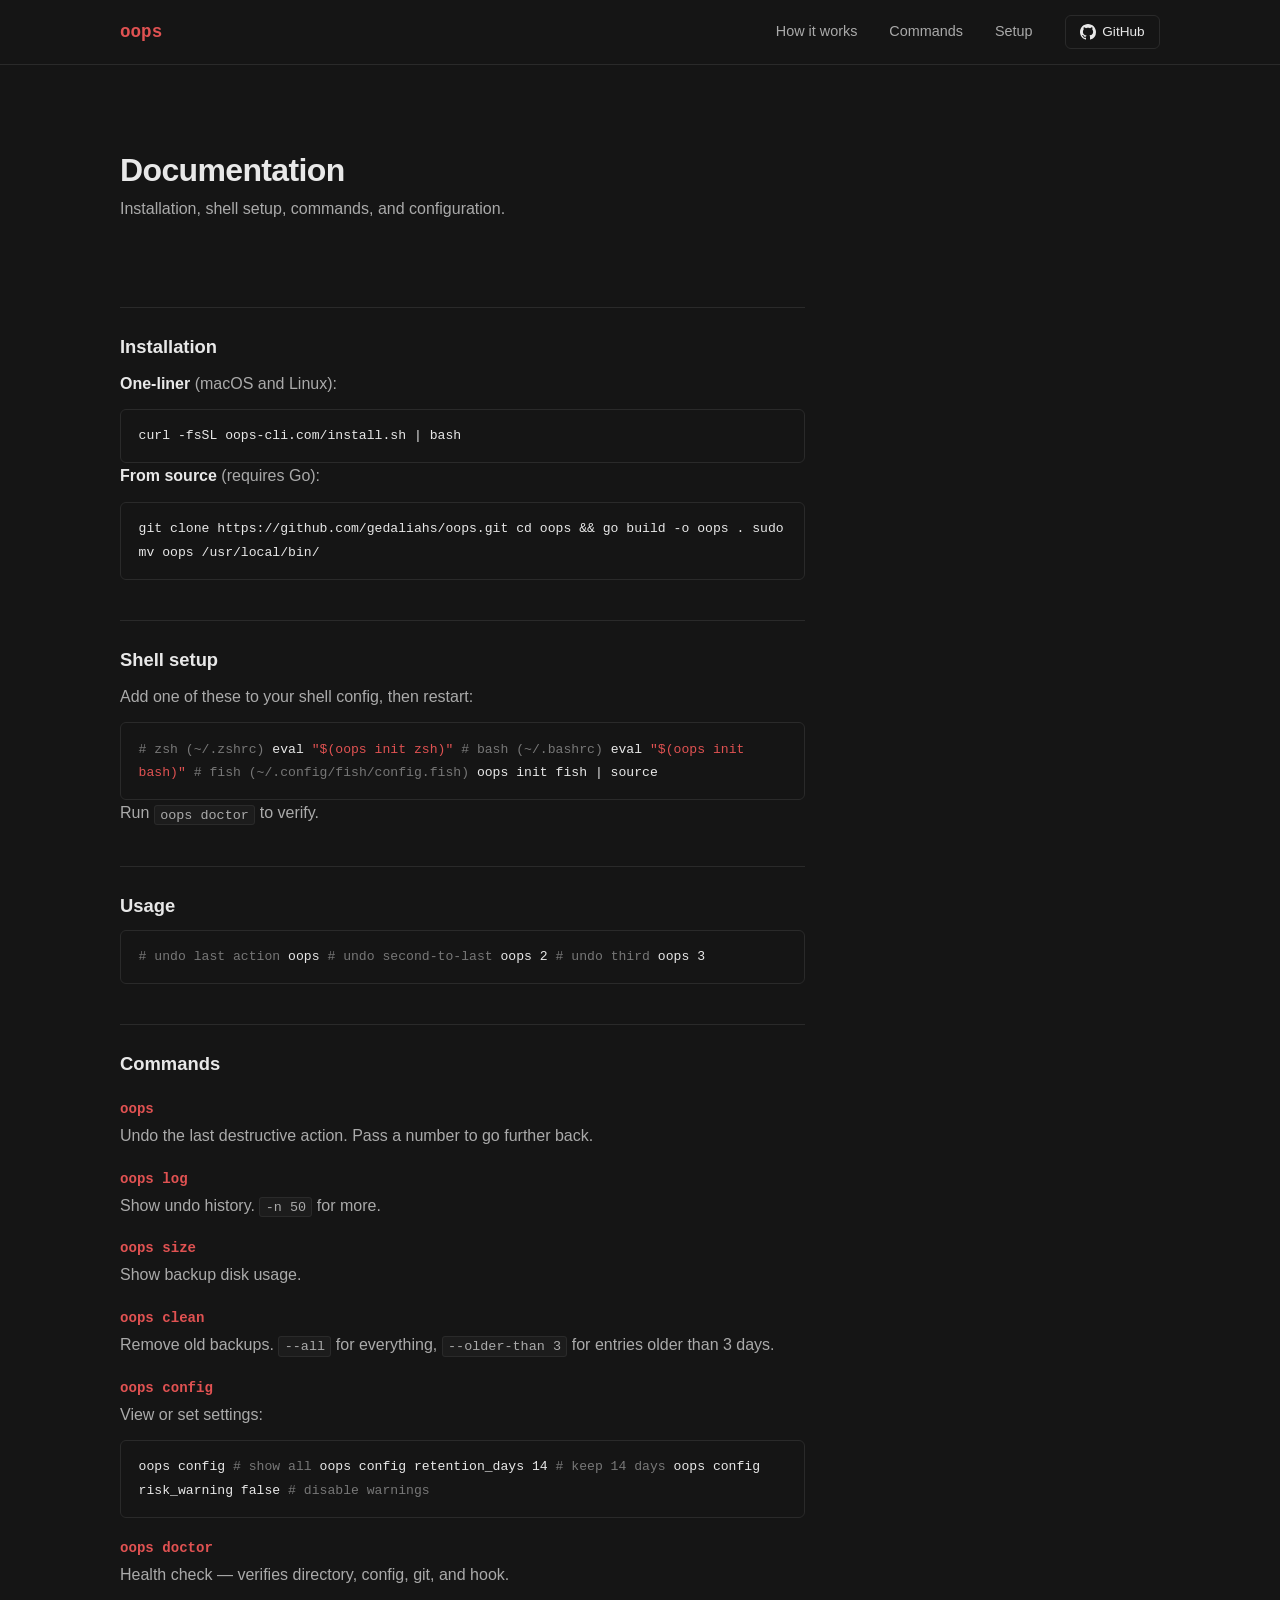
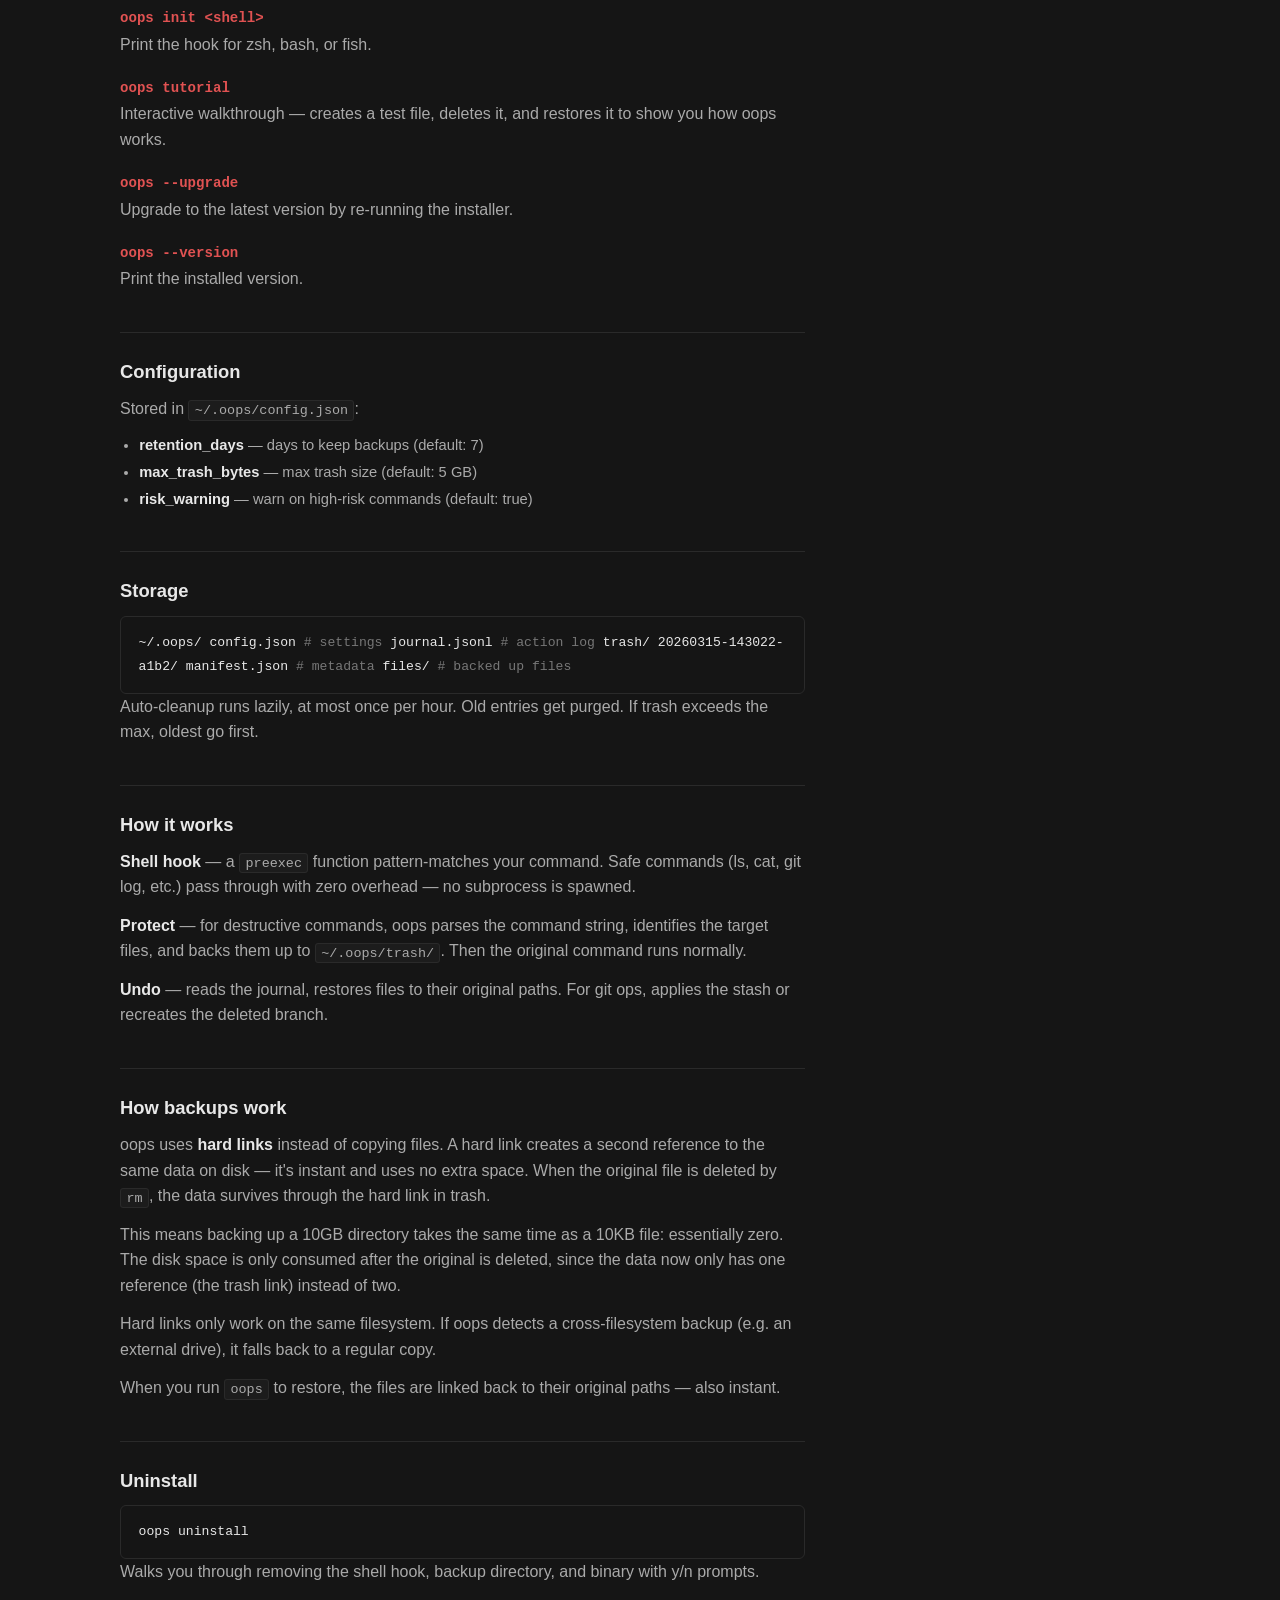
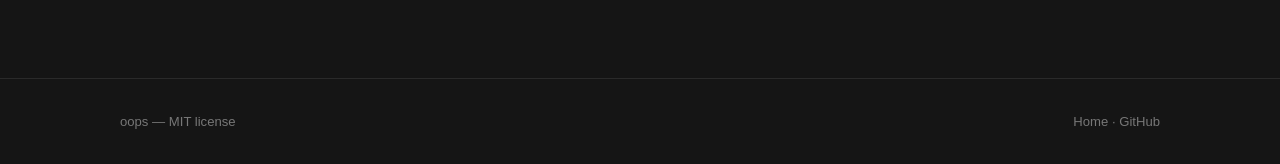
<file: site/docs.html>
<!DOCTYPE html>
<html lang="en">
<head>
  <meta charset="UTF-8">
  <meta name="viewport" content="width=device-width, initial-scale=1.0">
  <title>oops Docs — Installation, commands, and configuration</title>
  <meta name="description" content="How to install oops, set up the shell hook, use commands like oops log, oops clean, oops config, and configure backup retention and risk warnings.">
  <meta name="keywords" content="oops cli docs, oops install, oops commands, terminal undo tool documentation, oops config, oops uninstall">
  <meta name="theme-color" content="#151515">
  <link rel="icon" type="image/png" href="favicon.png">
  <link rel="apple-touch-icon" href="apple-touch-icon.png">
  <link rel="canonical" href="https://oops-cli.com/docs.html">

  <meta property="og:type" content="website">
  <meta property="og:url" content="https://oops-cli.com/docs.html">
  <meta property="og:title" content="oops Docs — Installation and command reference">
  <meta property="og:description" content="How to install oops, set up the shell hook, and use all available commands.">
  <meta property="og:image" content="https://oops-cli.com/icon-512.png">

  <!-- FAQ Structured Data -->
  <script type="application/ld+json">
  {
    "@context": "https://schema.org",
    "@type": "FAQPage",
    "mainEntity": [
      {
        "@type": "Question",
        "name": "How do I install oops?",
        "acceptedAnswer": {
          "@type": "Answer",
          "text": "Run: curl -fsSL oops-cli.com/install.sh | bash. The installer downloads the binary, adds the shell hook, and creates the backup directory automatically."
        }
      },
      {
        "@type": "Question",
        "name": "How do I undo a deleted file in the terminal?",
        "acceptedAnswer": {
          "@type": "Answer",
          "text": "If oops is installed, just type 'oops' to restore the last deleted file. Use 'oops 2' to go further back. oops automatically backs up files before rm, mv overwrites, sed -i, git reset --hard, and other destructive commands."
        }
      },
      {
        "@type": "Question",
        "name": "How do I uninstall oops?",
        "acceptedAnswer": {
          "@type": "Answer",
          "text": "Run 'oops uninstall' to remove the shell hook and backup directory, then run 'sudo rm /usr/local/bin/oops' to remove the binary."
        }
      },
      {
        "@type": "Question",
        "name": "What shells does oops support?",
        "acceptedAnswer": {
          "@type": "Answer",
          "text": "oops supports zsh, bash, and fish. It uses each shell's native preexec mechanism."
        }
      },
      {
        "@type": "Question",
        "name": "How much disk space does oops use?",
        "acceptedAnswer": {
          "@type": "Answer",
          "text": "Backups auto-clean after 7 days by default. Maximum trash size is 5GB. Both are configurable via 'oops config'. Run 'oops size' to check current usage and 'oops clean' to free space."
        }
      }
    ]
  }
  </script>

  <link rel="stylesheet" href="style.css">
</head>
<body>

<nav class="nav">
  <div class="container">
    <a href="/" class="nav-logo">oops</a>
    <div class="nav-r">
      <a href="index.html#how">How it works</a>
      <a href="index.html#commands">Commands</a>
      <a href="index.html#install">Setup</a>
      <a href="https://github.com/gedaliahs/oops" class="nav-gh">
        <svg viewBox="0 0 16 16"><path d="M8 0C3.58 0 0 3.58 0 8c0 3.54 2.29 6.53 5.47 7.59.4.07.55-.17.55-.38 0-.19-.01-.82-.01-1.49-2.01.37-2.53-.49-2.69-.94-.09-.23-.48-.94-.82-1.13-.28-.15-.68-.52-.01-.53.63-.01 1.08.58 1.23.82.72 1.21 1.87.87 2.33.66.07-.52.28-.87.51-1.07-1.78-.2-3.64-.89-3.64-3.95 0-.87.31-1.59.82-2.15-.08-.2-.36-1.02.08-2.12 0 0 .67-.21 2.2.82.64-.18 1.32-.27 2-.27.68 0 1.36.09 2 .27 1.53-1.04 2.2-.82 2.2-.82.44 1.1.16 1.92.08 2.12.51.56.82 1.27.82 2.15 0 3.07-1.87 3.75-3.65 3.95.29.25.54.73.54 1.48 0 1.07-.01 1.93-.01 2.2 0 .21.15.46.55.38A8.013 8.013 0 0016 8c0-4.42-3.58-8-8-8z"/></svg>
        GitHub
      </a>
    </div>
  </div>
</nav>

<div class="container">
  <div class="grid">
    <div class="col-8 docs-content" style="padding-bottom:5rem">

      <div class="docs-header">
        <h1>Documentation</h1>
        <p>Installation, shell setup, commands, and configuration.</p>
      </div>

      <h2 id="install">Installation</h2>
      <p><strong>One-liner</strong> (macOS and Linux):</p>
      <div class="cb">curl -fsSL oops-cli.com/install.sh | bash</div>

      <p><strong>From source</strong> (requires Go):</p>
      <div class="cb">git clone https://github.com/gedaliahs/oops.git
cd oops && go build -o oops .
sudo mv oops /usr/local/bin/</div>

      <h2 id="setup">Shell setup</h2>
      <p>Add one of these to your shell config, then restart:</p>
      <div class="cb"><span class="c"># zsh (~/.zshrc)</span>
eval <span class="r">"$(oops init zsh)"</span>

<span class="c"># bash (~/.bashrc)</span>
eval <span class="r">"$(oops init bash)"</span>

<span class="c"># fish (~/.config/fish/config.fish)</span>
oops init fish | source</div>
      <p>Run <code>oops doctor</code> to verify.</p>

      <h2 id="usage">Usage</h2>
      <div class="cb"><span class="c"># undo last action</span>
oops

<span class="c"># undo second-to-last</span>
oops 2

<span class="c"># undo third</span>
oops 3</div>

      <h2 id="commands">Commands</h2>
      <h3>oops</h3>
      <p>Undo the last destructive action. Pass a number to go further back.</p>
      <h3>oops log</h3>
      <p>Show undo history. <code>-n 50</code> for more.</p>
      <h3>oops size</h3>
      <p>Show backup disk usage.</p>
      <h3>oops clean</h3>
      <p>Remove old backups. <code>--all</code> for everything, <code>--older-than 3</code> for entries older than 3 days.</p>
      <h3>oops config</h3>
      <p>View or set settings:</p>
      <div class="cb">oops config                      <span class="c"># show all</span>
oops config retention_days 14    <span class="c"># keep 14 days</span>
oops config risk_warning false   <span class="c"># disable warnings</span></div>
      <h3>oops doctor</h3>
      <p>Health check &mdash; verifies directory, config, git, and hook.</p>
      <h3>oops init &lt;shell&gt;</h3>
      <p>Print the hook for zsh, bash, or fish.</p>
      <h3>oops tutorial</h3>
      <p>Interactive walkthrough &mdash; creates a test file, deletes it, and restores it to show you how oops works.</p>
      <h3>oops --upgrade</h3>
      <p>Upgrade to the latest version by re-running the installer.</p>
      <h3>oops --version</h3>
      <p>Print the installed version.</p>

      <h2 id="config">Configuration</h2>
      <p>Stored in <code>~/.oops/config.json</code>:</p>
      <ul>
        <li><strong>retention_days</strong> &mdash; days to keep backups (default: 7)</li>
        <li><strong>max_trash_bytes</strong> &mdash; max trash size (default: 5 GB)</li>
        <li><strong>risk_warning</strong> &mdash; warn on high-risk commands (default: true)</li>
      </ul>

      <h2 id="storage">Storage</h2>
      <div class="cb">~/.oops/
  config.json            <span class="c"># settings</span>
  journal.jsonl          <span class="c"># action log</span>
  trash/
    20260315-143022-a1b2/
      manifest.json      <span class="c"># metadata</span>
      files/             <span class="c"># backed up files</span></div>
      <p>Auto-cleanup runs lazily, at most once per hour. Old entries get purged. If trash exceeds the max, oldest go first.</p>

      <h2 id="how">How it works</h2>
      <p><strong>Shell hook</strong> &mdash; a <code>preexec</code> function pattern-matches your command. Safe commands (ls, cat, git log, etc.) pass through with zero overhead &mdash; no subprocess is spawned.</p>
      <p><strong>Protect</strong> &mdash; for destructive commands, oops parses the command string, identifies the target files, and backs them up to <code>~/.oops/trash/</code>. Then the original command runs normally.</p>
      <p><strong>Undo</strong> &mdash; reads the journal, restores files to their original paths. For git ops, applies the stash or recreates the deleted branch.</p>

      <h2 id="backups">How backups work</h2>
      <p>oops uses <strong>hard links</strong> instead of copying files. A hard link creates a second reference to the same data on disk &mdash; it's instant and uses no extra space. When the original file is deleted by <code>rm</code>, the data survives through the hard link in trash.</p>
      <p>This means backing up a 10GB directory takes the same time as a 10KB file: essentially zero. The disk space is only consumed after the original is deleted, since the data now only has one reference (the trash link) instead of two.</p>
      <p>Hard links only work on the same filesystem. If oops detects a cross-filesystem backup (e.g. an external drive), it falls back to a regular copy.</p>
      <p>When you run <code>oops</code> to restore, the files are linked back to their original paths &mdash; also instant.</p>

      <h2 id="uninstall">Uninstall</h2>
      <div class="cb">oops uninstall</div>
      <p>Walks you through removing the shell hook, backup directory, and binary with y/n prompts.</p>

    </div>
  </div>
</div>

<footer class="footer">
  <div class="container">
    <span>oops &mdash; MIT license</span>
    <span><a href="index.html">Home</a> &middot; <a href="https://github.com/gedaliahs/oops">GitHub</a></span>
  </div>
</footer>

</body>
</html>
</file>
<file: site/style.css>
*, *::before, *::after { margin: 0; padding: 0; box-sizing: border-box; }

:root {
  --bg: #151515;
  --bg2: #1c1c1c;
  --fg: #e8e8e8;
  --fg2: #aaa;
  --fg3: #777;
  --red: #e05252;
  --red-dim: #e0525218;
  --red-border: #e0525244;
  --green: #5cb85c;
  --yellow: #c9a227;
  --border: #2a2a2a;
  --mono: 'SF Mono', 'Consolas', 'Menlo', monospace;
  --sans: -apple-system, BlinkMacSystemFont, 'Segoe UI', Helvetica, Arial, sans-serif;

  --cols: 12;
  --gutter: 24px;
  --margin: 80px;
}

html { scroll-behavior: smooth; }
@media (prefers-reduced-motion: reduce) { html { scroll-behavior: auto; } }

/* ---- accessibility ---- */
.skip-link {
  position: absolute;
  top: -100%;
  left: 1rem;
  background: var(--red);
  color: #fff;
  padding: .5rem 1rem;
  z-index: 100;
  font-size: .9rem;
  text-decoration: none;
}
.skip-link:focus { top: .5rem; }

*:focus-visible {
  outline: 2px solid var(--red);
  outline-offset: 2px;
}
a:focus-visible { outline-offset: 3px; }

body {
  background: var(--bg);
  color: var(--fg);
  font-family: var(--sans);
  font-size: 16px;
  line-height: 1.6;
  -webkit-font-smoothing: antialiased;
}

::selection { background: var(--red); color: #fff; }
a { color: var(--red); text-decoration: none; }
a:hover { text-decoration: underline; }

/* ---- grid ---- */
.container {
  max-width: 1200px;
  margin: 0 auto;
  padding: 0 var(--margin);
}

.grid {
  display: grid;
  grid-template-columns: repeat(var(--cols), 1fr);
  gap: var(--gutter);
}

.col-1 { grid-column: span 1; }
.col-2 { grid-column: span 2; }
.col-3 { grid-column: span 3; }
.col-4 { grid-column: span 4; }
.col-5 { grid-column: span 5; }
.col-6 { grid-column: span 6; }
.col-7 { grid-column: span 7; }
.col-8 { grid-column: span 8; }
.col-9 { grid-column: span 9; }
.col-10 { grid-column: span 10; }
.col-11 { grid-column: span 11; }
.col-12 { grid-column: span 12; }

.col-start-2 { grid-column-start: 2; }
.col-start-3 { grid-column-start: 3; }
.col-start-4 { grid-column-start: 4; }
.col-start-5 { grid-column-start: 5; }

/* ---- nav ---- */
.nav {
  border-bottom: 1px solid var(--border);
}
.nav .container {
  height: 64px;
  display: flex;
  align-items: center;
  justify-content: space-between;
}
.nav-logo {
  font-family: var(--mono);
  font-weight: 700;
  font-size: 1.1rem;
  color: var(--red);
  text-decoration: none;
}
.nav-logo:hover { text-decoration: none; }
.nav-r { display: flex; gap: 2rem; align-items: center; font-size: .9rem; }
.nav-r a { color: var(--fg2); text-decoration: none; }
.nav-r a:hover { color: var(--fg); text-decoration: none; }
.nav-gh {
  display: inline-flex;
  align-items: center;
  gap: .4rem;
  border: 1px solid var(--border);
  padding: .35rem .9rem;
  border-radius: 6px;
  font-size: .85rem;
  color: var(--fg) !important;
}
.nav-gh:hover { border-color: var(--fg3); }
.nav-gh svg { width: 16px; height: 16px; fill: currentColor; }

/* ---- hero ---- */
.hero {
  text-align: center;
  padding: 7rem 0 6rem;
}
.hero-badge {
  display: inline-flex;
  align-items: center;
  gap: .4rem;
  padding: .35rem .9rem;
  border: 1px solid var(--red-border);
  border-radius: 100px;
  font-size: .85rem;
  color: var(--red);
  margin-bottom: 3rem;
}
.hero-badge .dot {
  width: 6px;
  height: 6px;
  background: var(--red);
  border-radius: 50%;
}
.hero h1 {
  font-size: clamp(3.5rem, 9vw, 8.5rem);
  font-weight: 800;
  line-height: 1;
  letter-spacing: -.05em;
  margin-bottom: 2rem;
}
.hero h1 .accent { color: var(--red); }
.hero h1 .white { color: var(--fg); }
.hero-sub {
  font-size: clamp(1.15rem, 2.2vw, 1.45rem);
  color: var(--fg2);
  max-width: 520px;
  margin: 0 auto 2.5rem;
  line-height: 1.6;
}
.hero-sub strong { color: var(--fg); }
.install-bar {
  display: inline-flex;
  align-items: stretch;
  background: var(--bg2);
  border: 1px solid var(--border);
  border-radius: 8px;
  margin-bottom: .6rem;
}
.install-bar code {
  font-family: var(--mono);
  font-size: .92rem;
  padding: .75rem 1.2rem;
  user-select: all;
}
.install-bar .d { color: var(--fg3); }
.copy-btn {
  padding: 0 .9rem;
  background: none;
  border: none;
  border-left: 1px solid var(--border);
  color: var(--fg3);
  cursor: pointer;
  display: flex;
  align-items: center;
}
.copy-btn:hover { color: var(--fg); }
.copy-btn svg { width: 15px; height: 15px; }
.hero .note {
  font-size: .82rem;
  color: var(--fg3);
}

/* ---- term demo ---- */
.term {
  max-width: 560px;
  margin: 4rem auto 0;
  background: #111;
  border: 1px solid var(--border);
  border-radius: 10px;
  overflow: hidden;
  text-align: left;
}
.term-bar {
  padding: 12px 16px;
  display: flex;
  gap: 6px;
  border-bottom: 1px solid var(--border);
}
.term-dot { width: 10px; height: 10px; border-radius: 50%; }
.term-dot:nth-child(1) { background: #ff5f57; }
.term-dot:nth-child(2) { background: #febc2e; }
.term-dot:nth-child(3) { background: #28c840; }
.term pre {
  margin: 0;
  padding: 1.2rem 1.4rem;
  font-family: var(--mono);
  font-size: .84rem;
  line-height: 2;
  color: var(--fg);
}
.tp { color: var(--fg3); }
.tr { color: var(--red); }
.tg { color: var(--green); }
.tw { color: var(--yellow); }

/* ---- section ---- */
.section {
  padding: 6rem 0;
  border-top: 1px solid var(--border);
}
.section-head {
  margin-bottom: 3rem;
}
.section-head h2 {
  font-size: 1.8rem;
  font-weight: 700;
  letter-spacing: -.02em;
  margin-bottom: .3rem;
}
.section-head p {
  color: var(--fg2);
  font-size: 1rem;
}

/* ---- how row ---- */
.how-item {
  padding: 2rem 0;
  border-bottom: 1px solid var(--border);
}
.how-item:last-child { border-bottom: none; }
.how-num {
  font-family: var(--mono);
  font-size: .8rem;
  font-weight: 700;
  color: var(--red);
  margin-bottom: .4rem;
}
.how-item h3 {
  font-size: 1.05rem;
  font-weight: 600;
  margin-bottom: .3rem;
  color: var(--fg);
}
.how-item p {
  font-size: .92rem;
  color: var(--fg2);
  line-height: 1.6;
}
.how-item code {
  font-family: var(--mono);
  font-size: .82rem;
  background: var(--bg2);
  padding: .12em .4em;
  border: 1px solid var(--border);
  border-radius: 3px;
}

/* ---- table ---- */
table {
  width: 100%;
  border-collapse: collapse;
  font-size: .9rem;
}
th {
  text-align: left;
  font-size: .7rem;
  font-weight: 600;
  text-transform: uppercase;
  letter-spacing: .06em;
  color: var(--fg3);
  padding-bottom: .6rem;
  border-bottom: 1px solid var(--border);
}
td {
  padding: .65rem .8rem .65rem 0;
  border-bottom: 1px solid #222;
  color: var(--fg2);
}
td:first-child {
  font-family: var(--mono);
  font-size: .82rem;
  color: var(--fg);
  white-space: nowrap;
  font-weight: 500;
}
td:last-child {
  font-family: var(--mono);
  font-size: .78rem;
  color: var(--green);
  white-space: nowrap;
}

/* ---- install section ---- */
.install-section {
  background: var(--bg2);
  border-top: 1px solid var(--border);
  border-bottom: 1px solid var(--border);
  padding: 5rem 0;
}
.install-block { margin-bottom: 2rem; }
.install-block:last-child { margin-bottom: 0; }
.install-block h3 {
  font-size: .9rem;
  font-weight: 600;
  margin-bottom: .5rem;
}
.cb {
  background: var(--bg);
  border: 1px solid var(--border);
  border-radius: 6px;
  padding: .9rem 1.1rem;
  font-family: var(--mono);
  font-size: .82rem;
  line-height: 1.8;
  overflow-x: auto;
}
.cb .c { color: var(--fg3); }
.cb .r { color: var(--red); }

/* ---- cta ---- */
.cta {
  text-align: center;
  padding: 6rem 0;
  border-top: 1px solid var(--border);
}
.cta h2 {
  font-size: clamp(1.6rem, 3vw, 2.2rem);
  font-weight: 700;
  letter-spacing: -.02em;
  margin-bottom: .4rem;
}
.cta h2 span { color: var(--red); }
.cta p {
  color: var(--fg2);
  margin-bottom: 2rem;
}

/* ---- footer ---- */
.footer {
  border-top: 1px solid var(--border);
  padding: 2rem 0;
}
.footer .container {
  display: flex;
  justify-content: space-between;
  font-size: .82rem;
  color: var(--fg3);
}
.footer a { color: var(--fg3); text-decoration: none; }
.footer a:hover { color: var(--fg2); }

/* ---- docs ---- */
.docs-header {
  padding: 5rem 0 2rem;
}
.docs-header h1 {
  font-size: 2rem;
  font-weight: 700;
  letter-spacing: -.02em;
}
.docs-header p { color: var(--fg2); }
.docs-content h2 {
  font-size: 1.15rem;
  font-weight: 600;
  margin: 2.5rem 0 .6rem;
  padding-top: 1.5rem;
  border-top: 1px solid var(--border);
}
.docs-content h2:first-child { border-top: none; padding-top: 0; }
.docs-content p { color: var(--fg2); margin-bottom: .8rem; }
.docs-content strong { color: var(--fg); }
.docs-content code {
  font-family: var(--mono);
  font-size: .84rem;
  background: var(--bg2);
  padding: .12em .4em;
  border: 1px solid var(--border);
  border-radius: 3px;
}
.docs-content h3 {
  font-family: var(--mono);
  font-size: .88rem;
  font-weight: 600;
  color: var(--red);
  margin: 1.2rem 0 .15rem;
}
.docs-content ul { padding-left: 1.2rem; margin-bottom: .8rem; }
.docs-content li { color: var(--fg2); margin-bottom: .2rem; font-size: .92rem; }

/* ---- faq ---- */
dl { margin: 0; }
dt {
  font-family: var(--sans);
  font-size: 1rem;
  font-weight: 600;
  color: var(--fg);
  padding-top: 1.5rem;
}
dd {
  color: var(--fg2);
  font-family: var(--sans);
  font-size: .92rem;
  line-height: 1.7;
  margin: .4rem 0 1.5rem;
  padding-bottom: 1.5rem;
  border-bottom: 1px solid var(--border);
}
dd:last-child { border-bottom: none; }
dd code {
  font-family: var(--mono);
  font-size: .84em;
  background: var(--bg2);
  padding: .12em .4em;
  border: 1px solid var(--border);
  border-radius: 3px;
}

/* ---- blog ---- */
.post {
  max-width: 600px;
  margin: 0 auto;
  padding: 5rem 2rem 6rem;
}
.post h1 {
  font-family: var(--sans);
  font-size: 1.5rem;
  font-weight: 700;
  letter-spacing: -.02em;
  line-height: 1.35;
  margin-bottom: .4rem;
  color: var(--fg);
}
.post .date {
  color: var(--fg3);
  font-size: .8rem;
  margin-bottom: 3rem;
  padding-bottom: 2rem;
  border-bottom: 1px solid var(--border);
}
.post h2 {
  font-family: var(--sans);
  font-size: 1.05rem;
  font-weight: 600;
  color: var(--fg);
  margin: 2.5rem 0 .6rem;
}
.post p {
  font-family: var(--sans);
  color: var(--fg2);
  font-size: .92rem;
  line-height: 1.8;
  margin-bottom: 1.2rem;
}
.post strong { color: var(--fg); }
.post a { color: var(--red); }
.post code {
  font-family: var(--mono);
  font-size: .8em;
  color: var(--fg);
  background: var(--bg2);
  padding: .15em .4em;
  border: 1px solid var(--border);
  border-radius: 3px;
}
.post ul {
  padding-left: 1.2rem;
  margin-bottom: 1.2rem;
}
.post li {
  font-family: var(--sans);
  color: var(--fg2);
  font-size: .92rem;
  line-height: 1.8;
  margin-bottom: .6rem;
}
.post .cb {
  margin: 1.2rem 0 1.5rem;
}

/* ---- responsive ---- */
@media (max-width: 1024px) {
  :root { --cols: 8; --margin: 40px; }
}
@media (max-width: 640px) {
  :root { --cols: 4; --margin: 20px; --gutter: 16px; }
  .nav-r a:not(.nav-gh) { display: none; }
  .hero { padding: 5rem 0 4rem; }
  .term { margin-top: 2.5rem; }
  .section { padding: 4rem 0; }
  td:first-child { white-space: normal; }
  td:last-child { white-space: normal; }
  .footer .container { flex-direction: column; gap: .5rem; text-align: center; }
}
</file>
